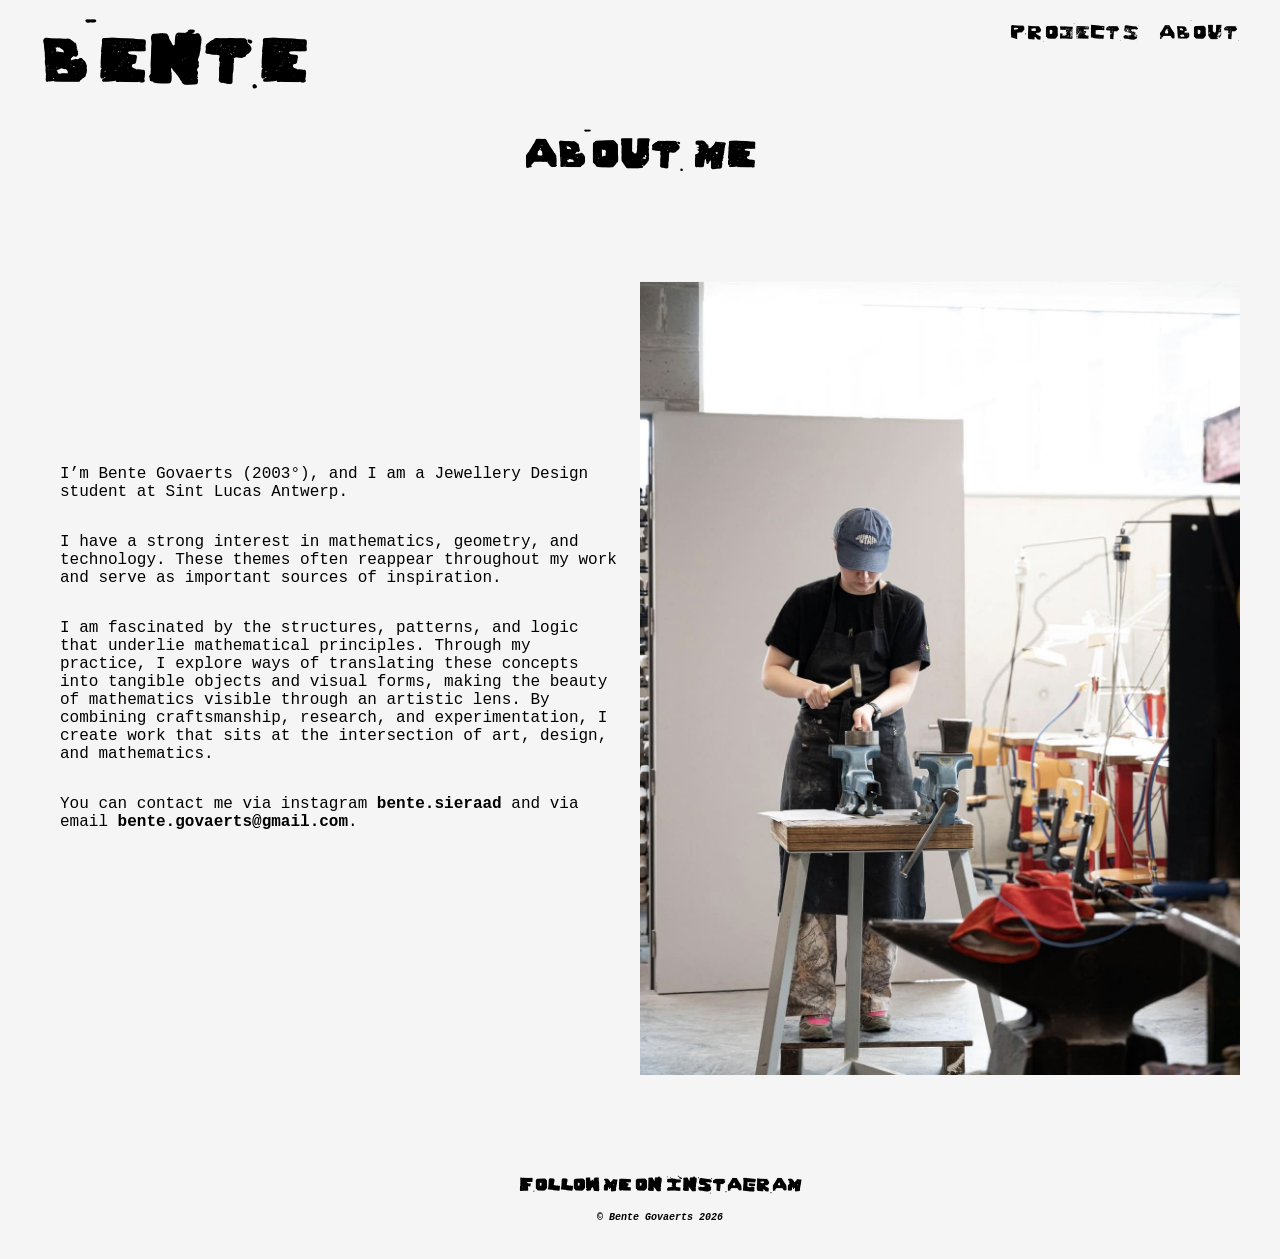
<file: about.html>
<!DOCTYPE html>
<html lang="nl">
<head>
  <meta charset="UTF-8">
  <meta name="viewport" content="width=device-width, initial-scale=1.0">
  <title>Portfolio - Projects</title>
  <link rel="stylesheet" href="css/style.css">
</head>
<body class="subpage">

  <!-- Navigatie rechtsboven -->
  <nav>
    <ul>
      <li><a href="projects.html">Projects</a></li>
      <li><a href="about.html">About</a></li>
    </ul>
  </nav>

  <!-- Logo linksboven -->
  <h1 class="logo"><a href="index.html">BENTE</a></h1>

  <!-- persoonelijke info -->
  <main>
    <h2>About me</h2>
    <div class="about-container">
     <div class="text">
      <p>I’m Bente Govaerts (2003°), and I am a Jewellery Design student at Sint Lucas Antwerp.</p>
      <p>I have a strong interest in mathematics, geometry, and technology. These themes often reappear throughout my work and serve as important sources of inspiration.</p>
      <p>I am fascinated by the structures, patterns, and logic that underlie mathematical principles. Through my practice, I explore ways of translating these concepts into tangible objects and visual forms, making the beauty of mathematics visible through an artistic lens. By combining craftsmanship, research, and experimentation, I create work that sits at the intersection of art, design, and mathematics. </p>
      <p>You can contact me via instagram <a href="https://www.instagram.com/bente.sieraad" target="_blank" rel="noopener noreferrer">bente.sieraad</a> and via email <a href="mailto:bente.govaerts@gmail.com" target="_blank" rel="noopener noreferrer">bente.govaerts@gmail.com</a>.</p>
     </div>

     <div class="image-item">
      <h4>&nbsp;</h4>
      <img src="media/BenteMakenPortret.jpg" class="gallery-img" 
           data-caption="Photografer: Fien Aerts"" 
           alt="Image Bente">
      </div>
    </div>



    <!-- Voeg meer projecten toe zoals nodig -->
  </main>

  <footer class="site-footer">
   <p><a href="https://www.instagram.com/bente.sieraad" target="_blank" rel="noopener noreferrer">Follow me on Instagram</a></p>
   <h5>© Bente Govaerts 2026</h5>
  </footer>

    <!-- LIGHTBOX (popup voor afbeeldingen) -->
<div id="lightbox" class="lightbox">

  <!-- Sluitknop (X) -->
  <span class="close">&times;</span>

  <!-- Container voor afbeelding + caption -->
  <div class="lightbox-inner">
    <!-- Grote afbeelding -->
    <img class="lightbox-content" id="lightbox-img">

    <!-- Tekst onder afbeelding -->
    <p id="lightbox-caption"></p>
  </div>

  <!-- Navigatie knoppen -->
  <div class="controls">
    <!-- Vorige afbeelding -->
    <span id="prev">&#10094;</span>

    <!-- Volgende afbeelding -->
    <span id="next">&#10095;</span>
  </div>
</div>

<script>
// Selecteert alle afbeeldingen met class "gallery-img"
const images = document.querySelectorAll(".gallery-img");

// Selecteert de lightbox container
const lightbox = document.getElementById("lightbox");

// Selecteert de grote afbeelding in de lightbox
const lightboxImg = document.getElementById("lightbox-img");

// Selecteert de caption (tekst onder afbeelding)
const caption = document.getElementById("lightbox-caption");

// Houdt bij welke afbeelding momenteel open is
let currentIndex = 0;


// =======================
// OPEN LIGHTBOX
// =======================

// Voor elke afbeelding:
images.forEach((img, index) => {
  img.addEventListener("click", () => {

    // Toon de lightbox
    lightbox.style.display = "flex";

    // Zet de juiste afbeelding in de lightbox
    lightboxImg.src = img.src;

    // Zet de caption (tekst uit data-caption attribuut)
    caption.textContent = img.dataset.caption;

    // Onthoud welke afbeelding dit is
    currentIndex = index;
  });
});


// =======================
// SLUIT LIGHTBOX
// =======================

// Klik op X om te sluiten
document.querySelector(".close").onclick = () => {
  lightbox.style.display = "none";
};


</script>


</body>
</html>
</file>
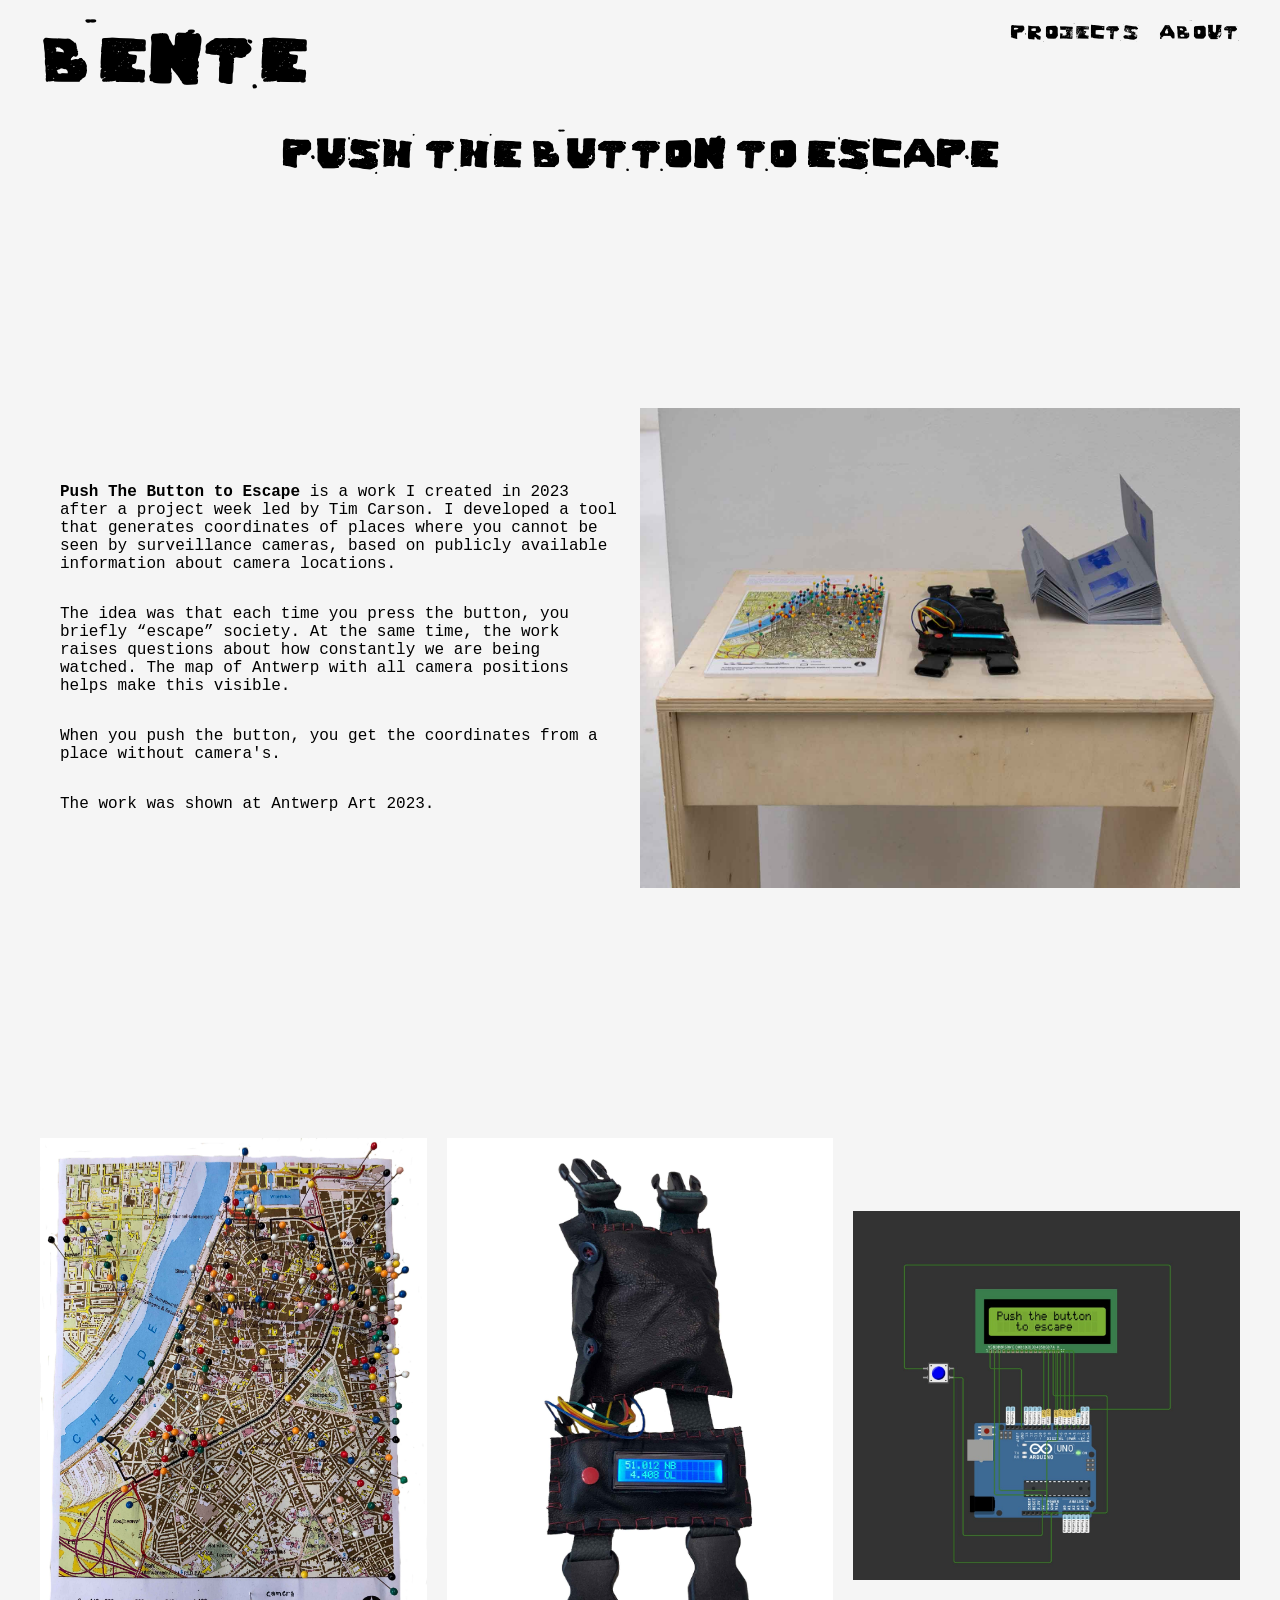
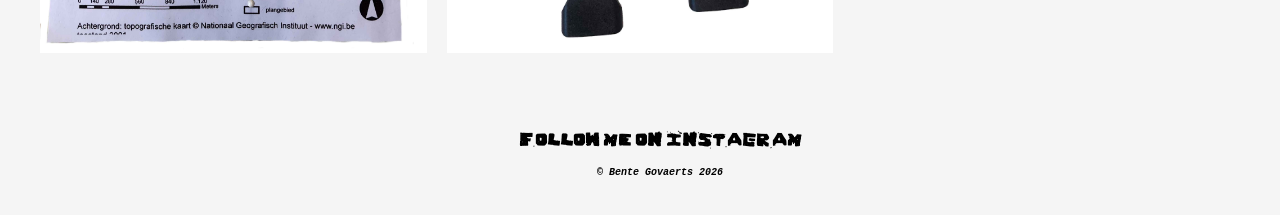
<file: Button.html>
<!DOCTYPE html>
<html lang="nl">
<head>
  <meta charset="UTF-8">
  <meta name="viewport" content="width=device-width, initial-scale=1.0">
  <title>Portfolio - Projects</title>
  <link rel="stylesheet" href="css/style.css">
</head>
<body class="subpage">

  <!-- Navigatie rechtsboven -->
  <nav>
    <ul>
      <li><a href="projects.html">Projects</a></li>
      <li><a href="about.html">About</a></li>
    </ul>
  </nav>

  <!-- Logo linksboven -->
  <h1 class="logo"><a href="index.html">BENTE</a></h1>
  <main>
    <h2>Push the button to escape</h2>

    <div class="about-container">
     <div class="text">
      <p><strong>Push The Button to Escape</strong> is a work I created in 2023 after a project week led by Tim Carson.
          I developed a tool that generates coordinates of places where you cannot be seen by surveillance cameras, based on publicly available information about camera locations.</p>
      <p>The idea was that each time you press the button, you briefly “escape” society. At the same time, the work raises questions about how constantly we are being watched. The map of Antwerp with all camera positions helps make this visible.</p>
      <p>When you push the button, you get the coordinates from a place without camera's.</p>
      <p>The work was shown at Antwerp Art 2023.</p>
     </div>


    <div class="image-item">
      <img src="media/button.jpg" class="gallery-img" 
           data-caption="Push The Button To Escape, 2023, Arduino, leather" 
           alt="Image Push the button to escape">
      </div>
    </div>

    <div class="image-row">
     <div class="image-item">
      <img src="media/button1.jpg" class="gallery-img" 
           data-caption="Map of Antwerp with camera's" 
           alt="Image button 1">
     </div>
     <div class="image-item">
      <img src="media/button2.jpg" class="gallery-img"
           data-caption="Device" 
           alt="Image button 2">
     </div>
     <div class="image-item">
      <img src="media/button3.jpg" class="gallery-img"
           data-caption="Arduino circuit" 
           alt="Image button 3">
     </div>
    </div>

  </main>

<footer class="site-footer">
  <!-- Link naar je Instagram -->
  <p>
    <a href="https://www.instagram.com/bente.sieraad" target="_blank" rel="noopener noreferrer">
      Follow me on Instagram
    </a>
  </p>

  <!-- Copyright tekst -->
  <h5>© Bente Govaerts 2026</h5>
</footer>

<!-- LIGHTBOX (popup voor afbeeldingen) -->
<div id="lightbox" class="lightbox">

  <!-- Sluitknop (X) -->
  <span class="close">&times;</span>

  <!-- Container voor afbeelding + caption -->
  <div class="lightbox-inner">
    <!-- Grote afbeelding -->
    <img class="lightbox-content" id="lightbox-img">

    <!-- Tekst onder afbeelding -->
    <p id="lightbox-caption"></p>
  </div>

  <!-- Navigatie knoppen -->
  <div class="controls">
    <!-- Vorige afbeelding -->
    <span id="prev">&#10094;</span>

    <!-- Volgende afbeelding -->
    <span id="next">&#10095;</span>
  </div>
</div>

<script>
// Selecteert alle afbeeldingen met class "gallery-img"
const images = document.querySelectorAll(".gallery-img");

// Selecteert de lightbox container
const lightbox = document.getElementById("lightbox");

// Selecteert de grote afbeelding in de lightbox
const lightboxImg = document.getElementById("lightbox-img");

// Selecteert de caption (tekst onder afbeelding)
const caption = document.getElementById("lightbox-caption");

// Houdt bij welke afbeelding momenteel open is
let currentIndex = 0;


// =======================
// OPEN LIGHTBOX
// =======================

// Voor elke afbeelding:
images.forEach((img, index) => {
  img.addEventListener("click", () => {

    // Toon de lightbox
    lightbox.style.display = "flex";

    // Zet de juiste afbeelding in de lightbox
    lightboxImg.src = img.src;

    // Zet de caption (tekst uit data-caption attribuut)
    caption.textContent = img.dataset.caption;

    // Onthoud welke afbeelding dit is
    currentIndex = index;
  });
});


// =======================
// SLUIT LIGHTBOX
// =======================

// Klik op X om te sluiten
document.querySelector(".close").onclick = () => {
  lightbox.style.display = "none";
};


// =======================
// VOLGENDE AFBEELDING
// =======================

document.getElementById("next").onclick = () => {

  // Ga naar volgende afbeelding (en terug naar begin als je op het einde zit)
  currentIndex = (currentIndex + 1) % images.length;

  // Update afbeelding
  lightboxImg.src = images[currentIndex].src;

  // Update caption
  caption.textContent = images[currentIndex].dataset.caption;
};


// =======================
// VORIGE AFBEELDING
// =======================

document.getElementById("prev").onclick = () => {

  // Ga naar vorige afbeelding (en spring naar einde als je op begin zit)
  currentIndex = (currentIndex - 1 + images.length) % images.length;

  // Update afbeelding
  lightboxImg.src = images[currentIndex].src;

  // Update caption
  caption.textContent = images[currentIndex].dataset.caption;
};

</script>

</body>

</html>
</file>
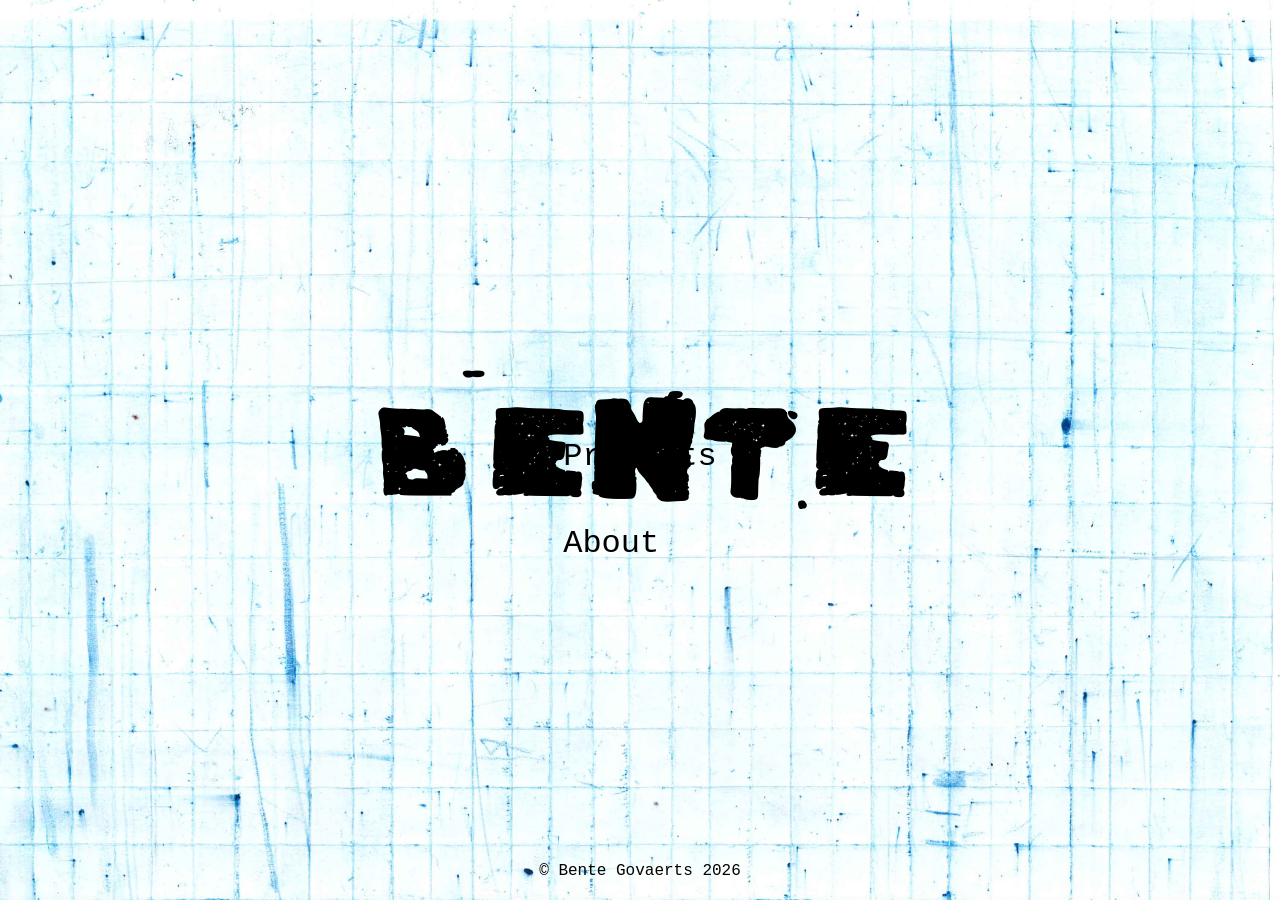
<file: Index2.html>
<!DOCTYPE html>
<html lang="nl">
<head>
  <meta charset="UTF-8">
  <meta name="viewport" content="width=device-width, initial-scale=1.0">
  <title>Bente Portfolio</title>
  <link rel="stylesheet" href="css/style.css">
</head>
<body class="home">

  <!-- Logo in het midden -->
  <h1 class="logo"><a href="index.html">BENTE</a></h1>

  <!-- Links naar subpagina's -->
  <div class="landing-links">
    <a href="projects.html">Projects</a>
    <a href="about.html">About</a>
  </div>

  <footer>
    © Bente Govaerts 2026
  </footer>

</body>
</html>
</file>
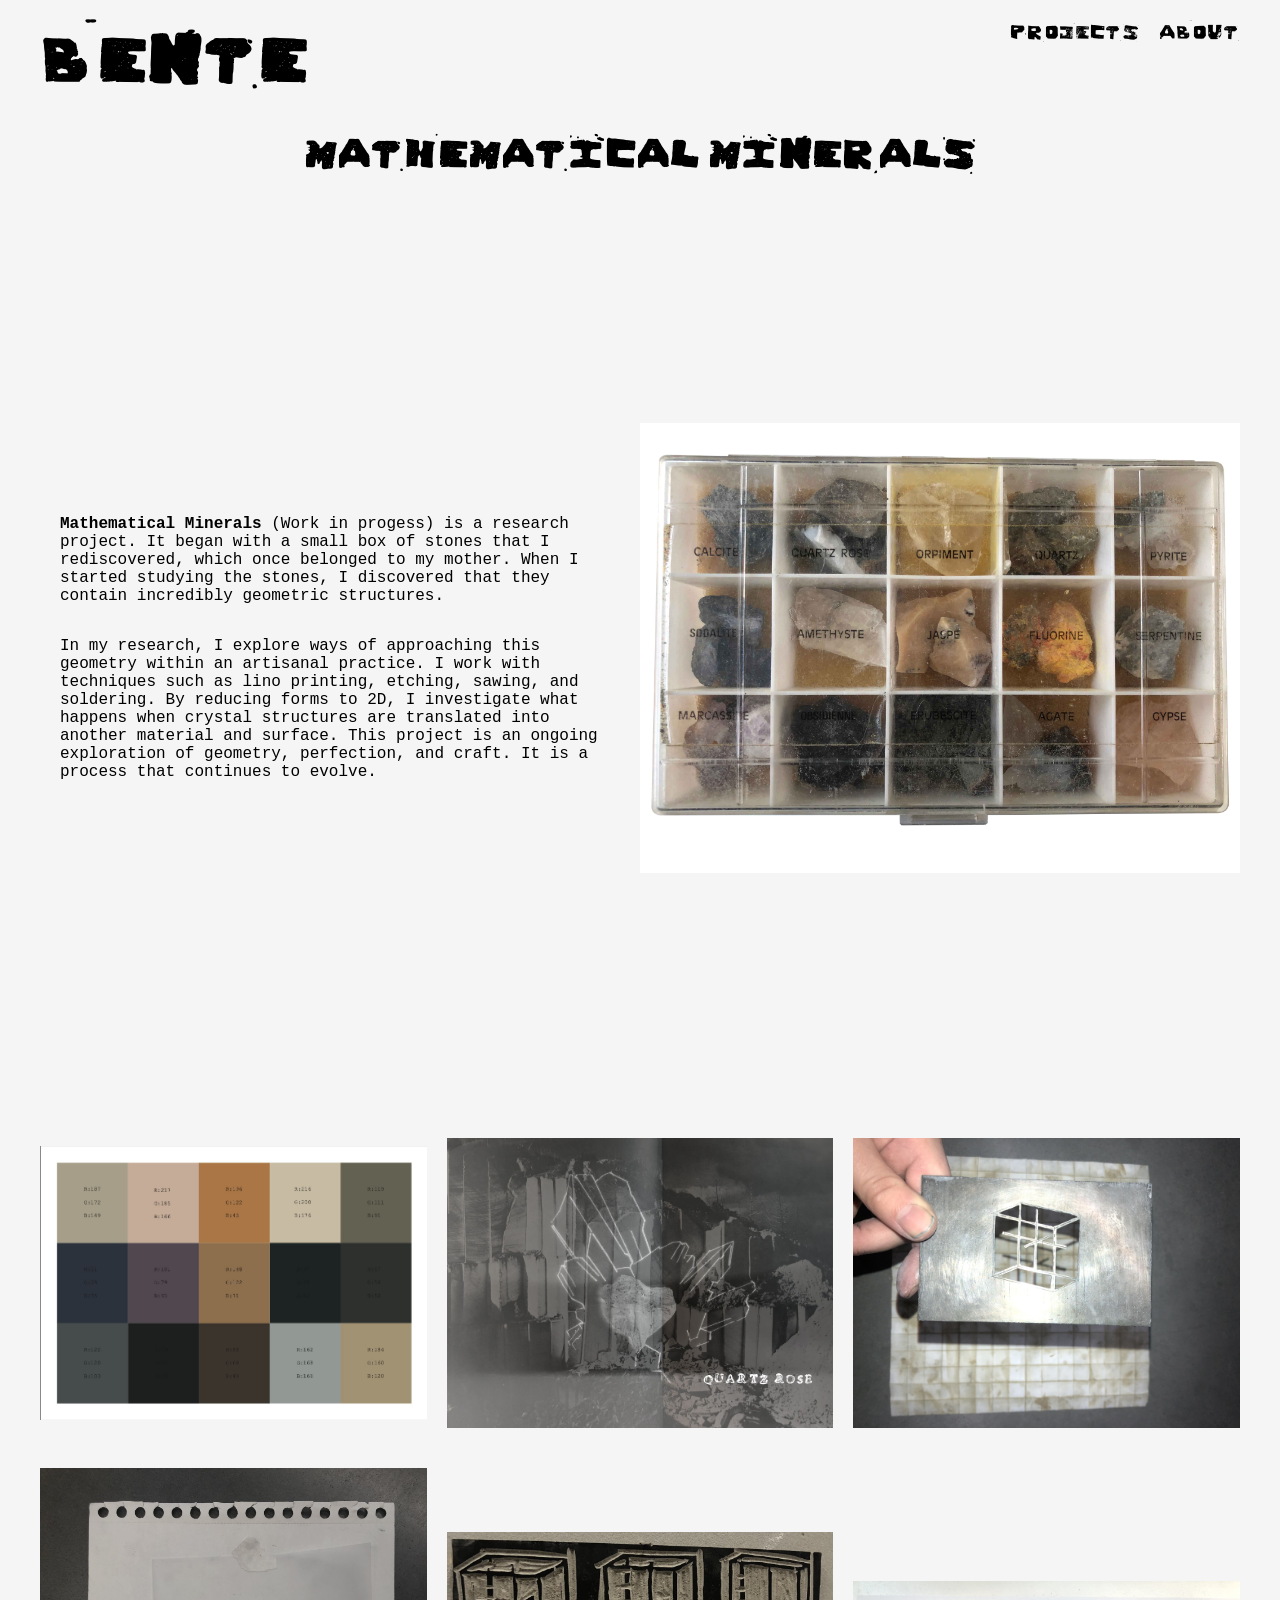
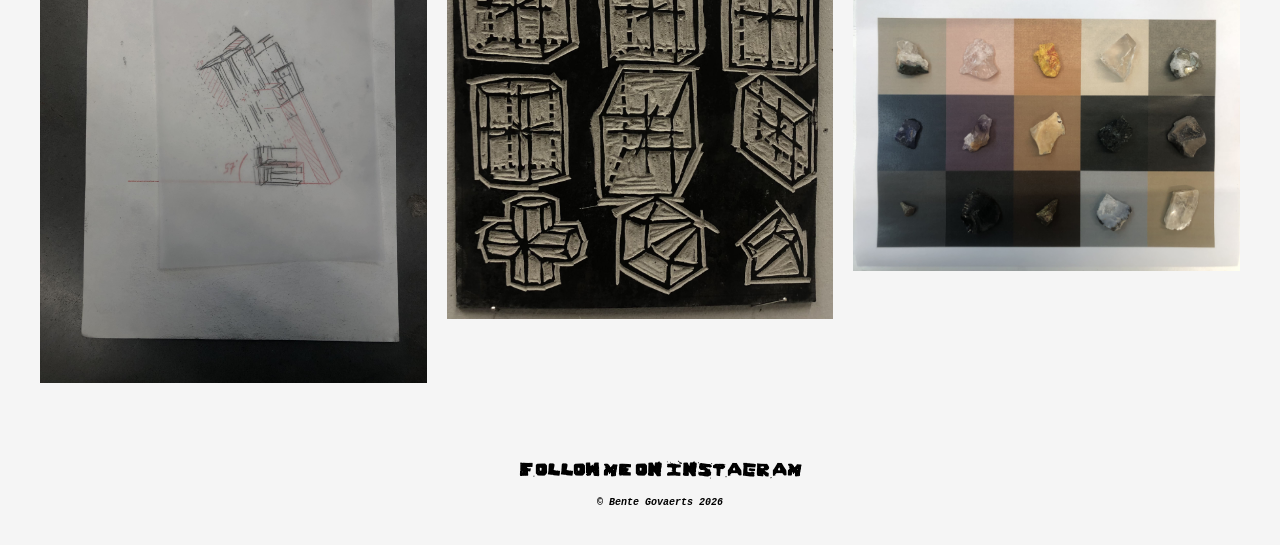
<file: Minerals.html>
<!DOCTYPE html>
<html lang="nl">
<head>
  <meta charset="UTF-8">
  <meta name="viewport" content="width=device-width, initial-scale=1.0">
  <title>Portfolio - Projects</title>
  <link rel="stylesheet" href="css/style.css">
</head>
<body class="subpage">

  <!-- Navigatie rechtsboven -->
  <nav>
    <ul>
      <li><a href="projects.html">Projects</a></li>
      <li><a href="about.html">About</a></li>
    </ul>
  </nav>

  <!-- Logo linksboven -->
  <h1 class="logo"><a href="index.html">BENTE</a></h1>
  <main>
    <h2>Mathematical Minerals</h2>
    <div class="about-container">
     <div class="text">
      <p><strong>Mathematical Minerals</strong> (Work in progess) is a research project. It began with a small box of stones that I rediscovered, which once belonged to my mother. When I started studying the stones, I discovered that they contain incredibly geometric structures.</p>
      <p>In my research, I explore ways of approaching this geometry within an artisanal practice. I work with techniques such as lino printing, etching, sawing, and soldering. By reducing forms to 2D, I investigate what happens when crystal structures are translated into another material and surface. This project is an ongoing exploration of geometry, perfection, and craft. It is a process that continues to evolve.</p>
     </div>

     <div class="image-item">
      <img src="media/minerals.jpg" class="gallery-img" 
           data-caption="The box of minerals that was from my mom" 
           alt="Image Minerals 1">
      </div>
    </div>

    <div class="image-row">
     <div class="image-item">
      <img src="media/Minerals1.jpg" class="gallery-img" 
           data-caption="Colors of minerals" 
           alt="Image Minerals 1">
     </div>
     <div class="image-item">
      <img src="media/Minerals2.jpg" class="gallery-img"
           data-caption="Collage" 
           alt="Image Minerals 2">
     </div>
     <div class="image-item">
      <img src="media/Minerals3.jpg" class="gallery-img"
           data-caption="Trigonal, zinc" 
           alt="Image Minerals 3">
     </div>
    </div>
    <div class="image-row">
     <div class="image-item">
      <img src="media/Minerals4.jpg" class="gallery-img" 
           data-caption="Mathematical drawings" 
           alt="Image Minerals 1">
     </div>
     <div class="image-item">
      <img src="media/Minerals5.jpg" class="gallery-img"
           data-caption="Lino" 
           alt="Image Minerals 2">
     </div>
     <div class="image-item">
      <img src="media/Minerals6.jpg" class="gallery-img"
           data-caption="Colors of the minerals" 
           alt="Image Minerals 3">
     </div>
    </div>



  </main>
  <footer class="site-footer">
   <p><a href="https://www.instagram.com/bente.sieraad" target="_blank" rel="noopener noreferrer">Follow me on Instagram</a></p>
   <h5>© Bente Govaerts 2026</h5>
  </footer>
  
  <!-- LIGHTBOX (popup voor afbeeldingen) -->
<div id="lightbox" class="lightbox">

  <!-- Sluitknop (X) -->
  <span class="close">&times;</span>

  <!-- Container voor afbeelding + caption -->
  <div class="lightbox-inner">
    <!-- Grote afbeelding -->
    <img class="lightbox-content" id="lightbox-img">

    <!-- Tekst onder afbeelding -->
    <p id="lightbox-caption"></p>
  </div>

  <!-- Navigatie knoppen -->
  <div class="controls">
    <!-- Vorige afbeelding -->
    <span id="prev">&#10094;</span>

    <!-- Volgende afbeelding -->
    <span id="next">&#10095;</span>
  </div>
</div>

<script>
// Selecteert alle afbeeldingen met class "gallery-img"
const images = document.querySelectorAll(".gallery-img");

// Selecteert de lightbox container
const lightbox = document.getElementById("lightbox");

// Selecteert de grote afbeelding in de lightbox
const lightboxImg = document.getElementById("lightbox-img");

// Selecteert de caption (tekst onder afbeelding)
const caption = document.getElementById("lightbox-caption");

// Houdt bij welke afbeelding momenteel open is
let currentIndex = 0;


// =======================
// OPEN LIGHTBOX
// =======================

// Voor elke afbeelding:
images.forEach((img, index) => {
  img.addEventListener("click", () => {

    // Toon de lightbox
    lightbox.style.display = "flex";

    // Zet de juiste afbeelding in de lightbox
    lightboxImg.src = img.src;

    // Zet de caption (tekst uit data-caption attribuut)
    caption.textContent = img.dataset.caption;

    // Onthoud welke afbeelding dit is
    currentIndex = index;
  });
});


// =======================
// SLUIT LIGHTBOX
// =======================

// Klik op X om te sluiten
document.querySelector(".close").onclick = () => {
  lightbox.style.display = "none";
};


// =======================
// VOLGENDE AFBEELDING
// =======================

document.getElementById("next").onclick = () => {

  // Ga naar volgende afbeelding (en terug naar begin als je op het einde zit)
  currentIndex = (currentIndex + 1) % images.length;

  // Update afbeelding
  lightboxImg.src = images[currentIndex].src;

  // Update caption
  caption.textContent = images[currentIndex].dataset.caption;
};


// =======================
// VORIGE AFBEELDING
// =======================

document.getElementById("prev").onclick = () => {

  // Ga naar vorige afbeelding (en spring naar einde als je op begin zit)
  currentIndex = (currentIndex - 1 + images.length) % images.length;

  // Update afbeelding
  lightboxImg.src = images[currentIndex].src;

  // Update caption
  caption.textContent = images[currentIndex].dataset.caption;
};

</script>


</body>
</html>
</file>
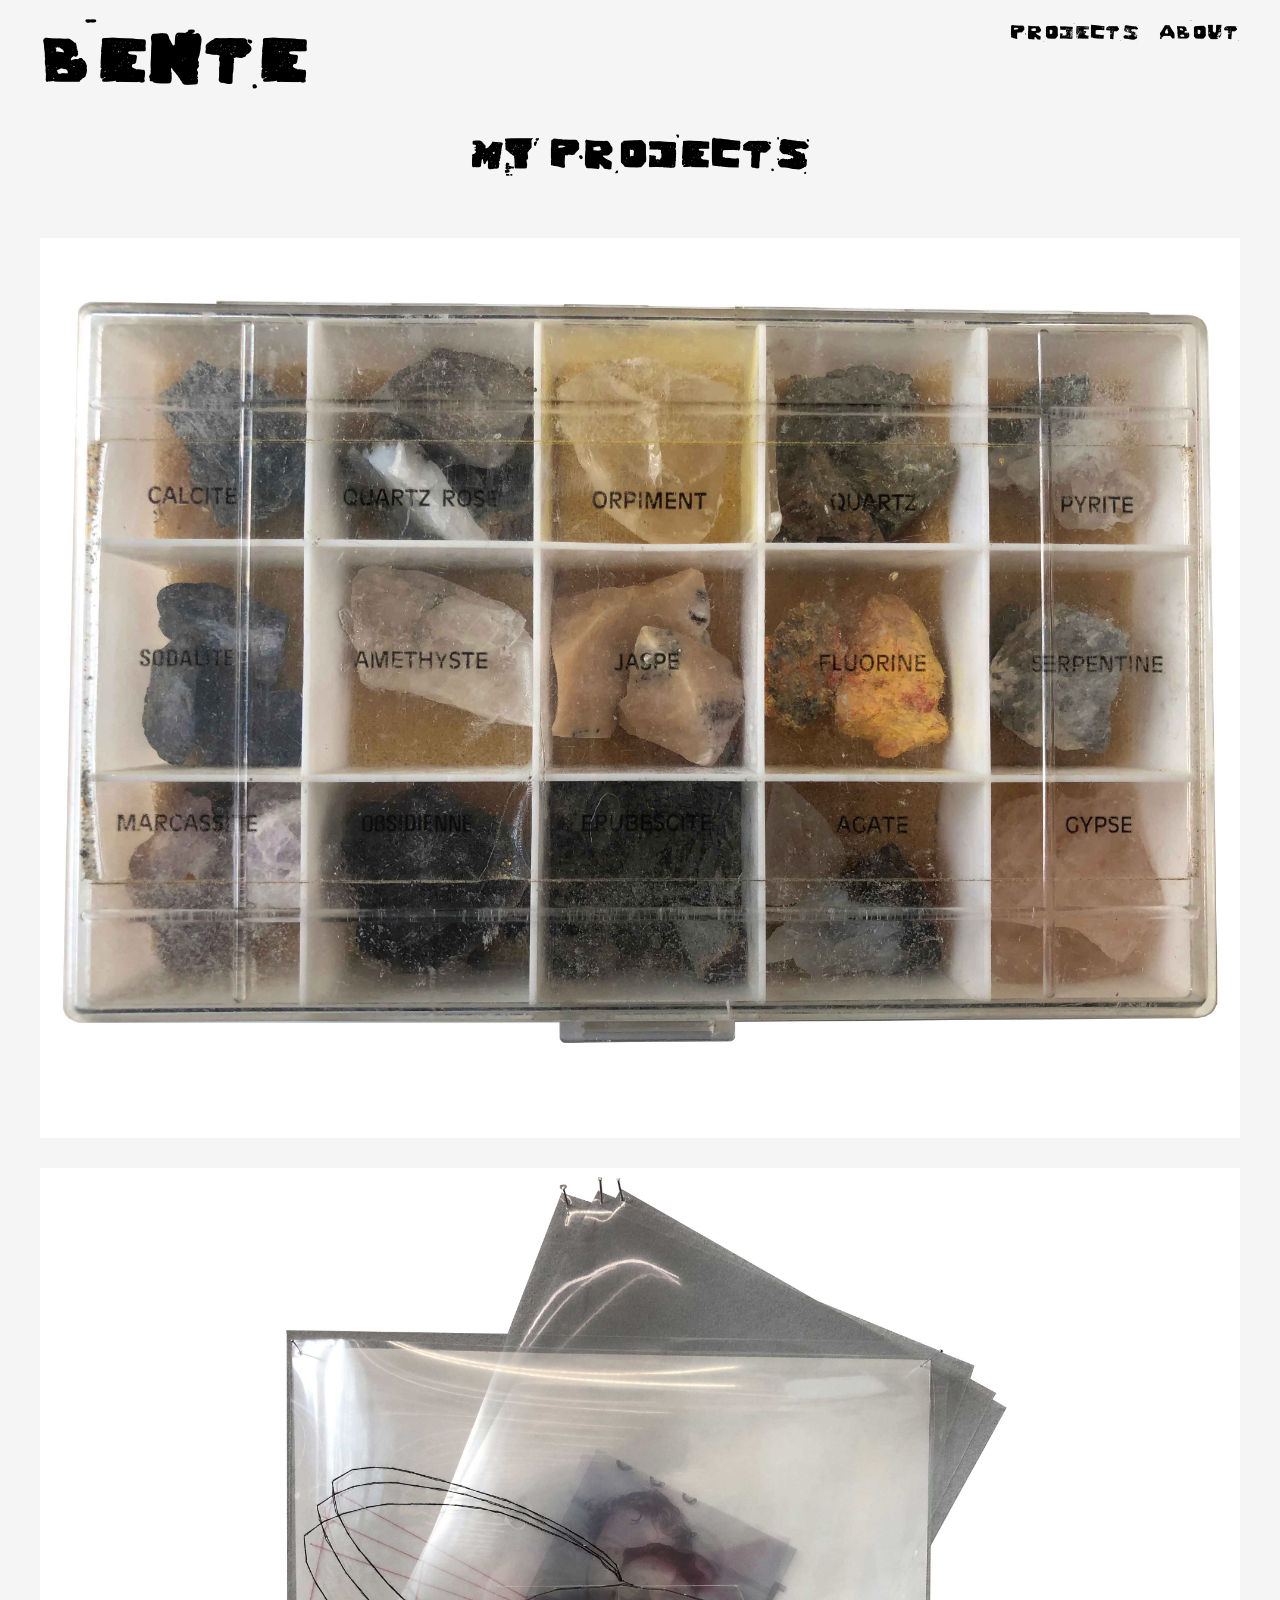
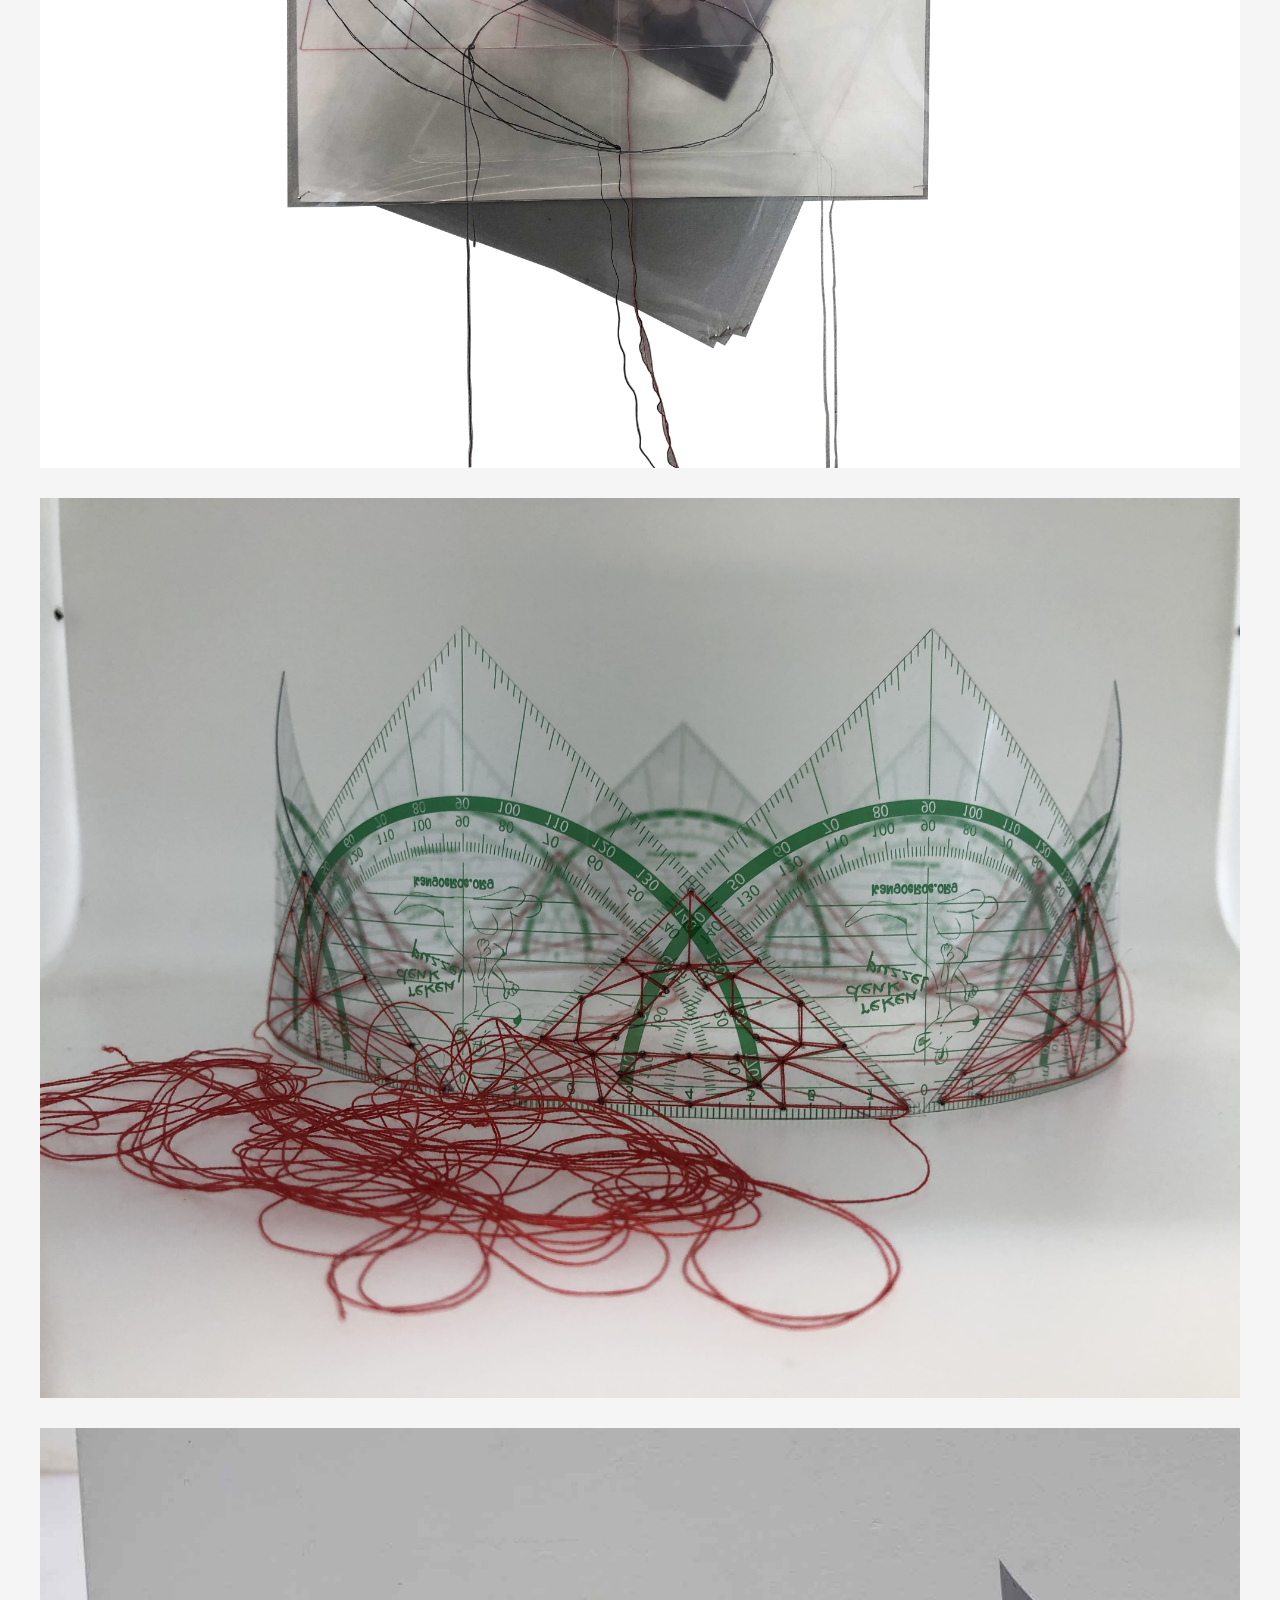
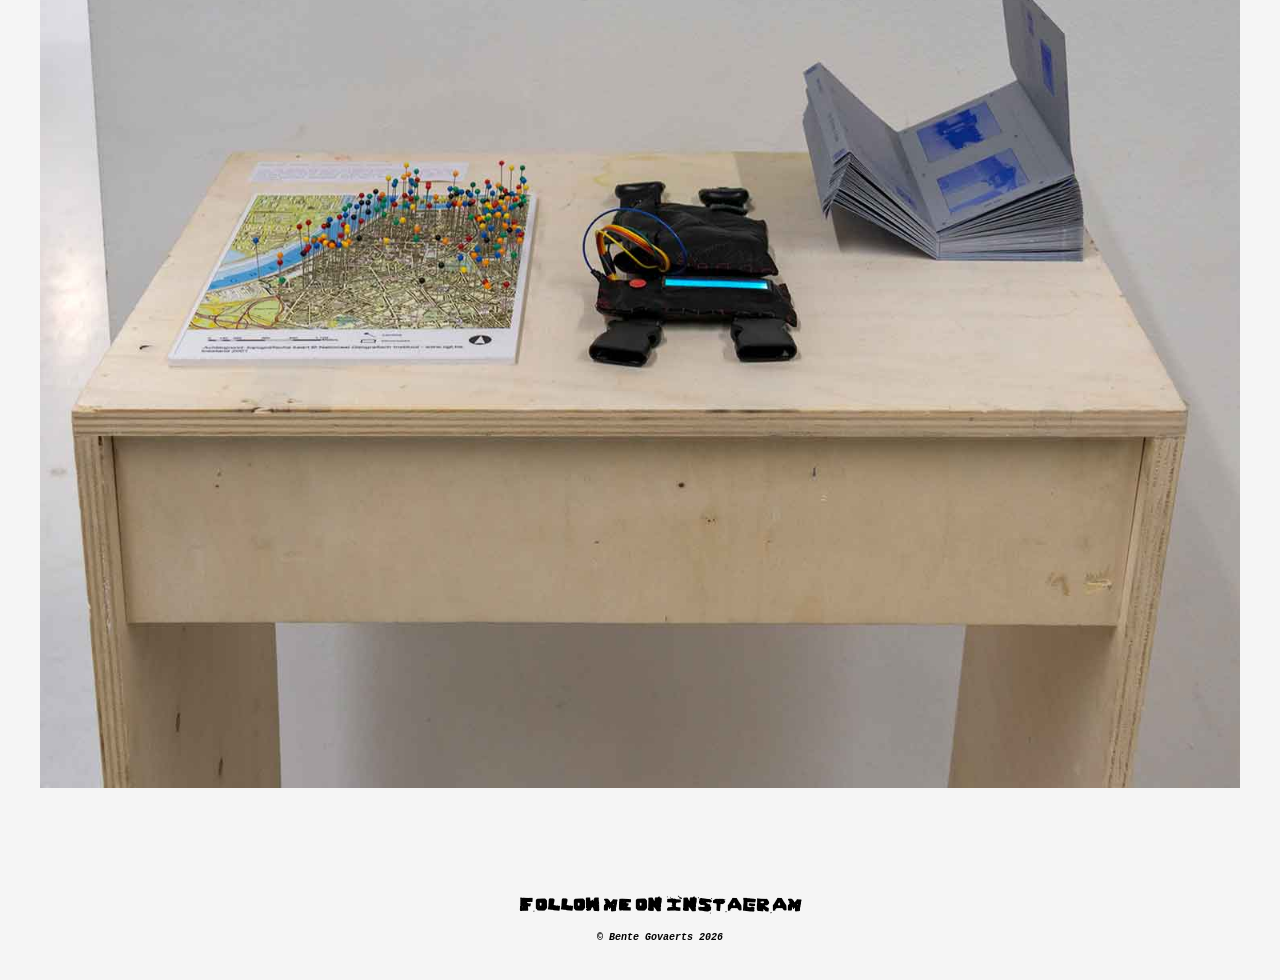
<file: projects.html>
<!DOCTYPE html>
<html lang="nl">
<head>
  <meta charset="UTF-8">
  <meta name="viewport" content="width=device-width, initial-scale=1.0">
  <title>Portfolio - Projects</title>
  <link rel="stylesheet" href="css/style.css">
</head>
<body class="subpage">

  <!-- Navigatie rechtsboven -->
  <nav>
    <ul>
      <li><a href="projects.html">Projects</a></li>
      <li><a href="about.html">About</a></li>
    </ul>
  </nav>

  <!-- Logo linksboven -->
  <h1 class="logo"><a href="index.html">BENTE</a></h1>

  <!-- Content van projecten -->
  <main>
    <h2>My Projects</h2>

   
    <h4>&nbsp;</h4>
    <div class="project-item">
      <a href="Minerals.html" class="project-link">
        <img src="media/minerals.jpg" alt="Project tirara">
        <h3>Mathematical Minerals</h3>
      </a>
    </div>

    <div class="project-item">
     <a href="Selfportrait.html" class="project-link">
       <img src="media/selfportrait.jpg" alt="Project selfportrait afbeelding">
       <h3>Self-portrait</h3>
     </a>
    </div>

    <div class="project-item">
     <a href="Tiara.html" class="project-link">
       <img src="media/tiara.jpg" alt="Project tiara afbeelding">
       <h3>Tiara for a mathematician</h3>
     </a>
    </div>

    <div class="project-item">
     <a href="Button.html" class="project-link">
       <img src="media/button.jpg" alt="Project button afbeelding">
       <h3>Push the button to escape</h3>
     </a>
    </div>


    
    <!-- Voeg meer projecten toe zoals nodig -->
  </main>

<footer class="site-footer">
  <p><a href="https://www.instagram.com/bente.sieraad" target="_blank" rel="noopener noreferrer">Follow me on Instagram</a></p>
  <h5>© Bente Govaerts 2026</h5>
</footer>

</body>
</html>
</file>
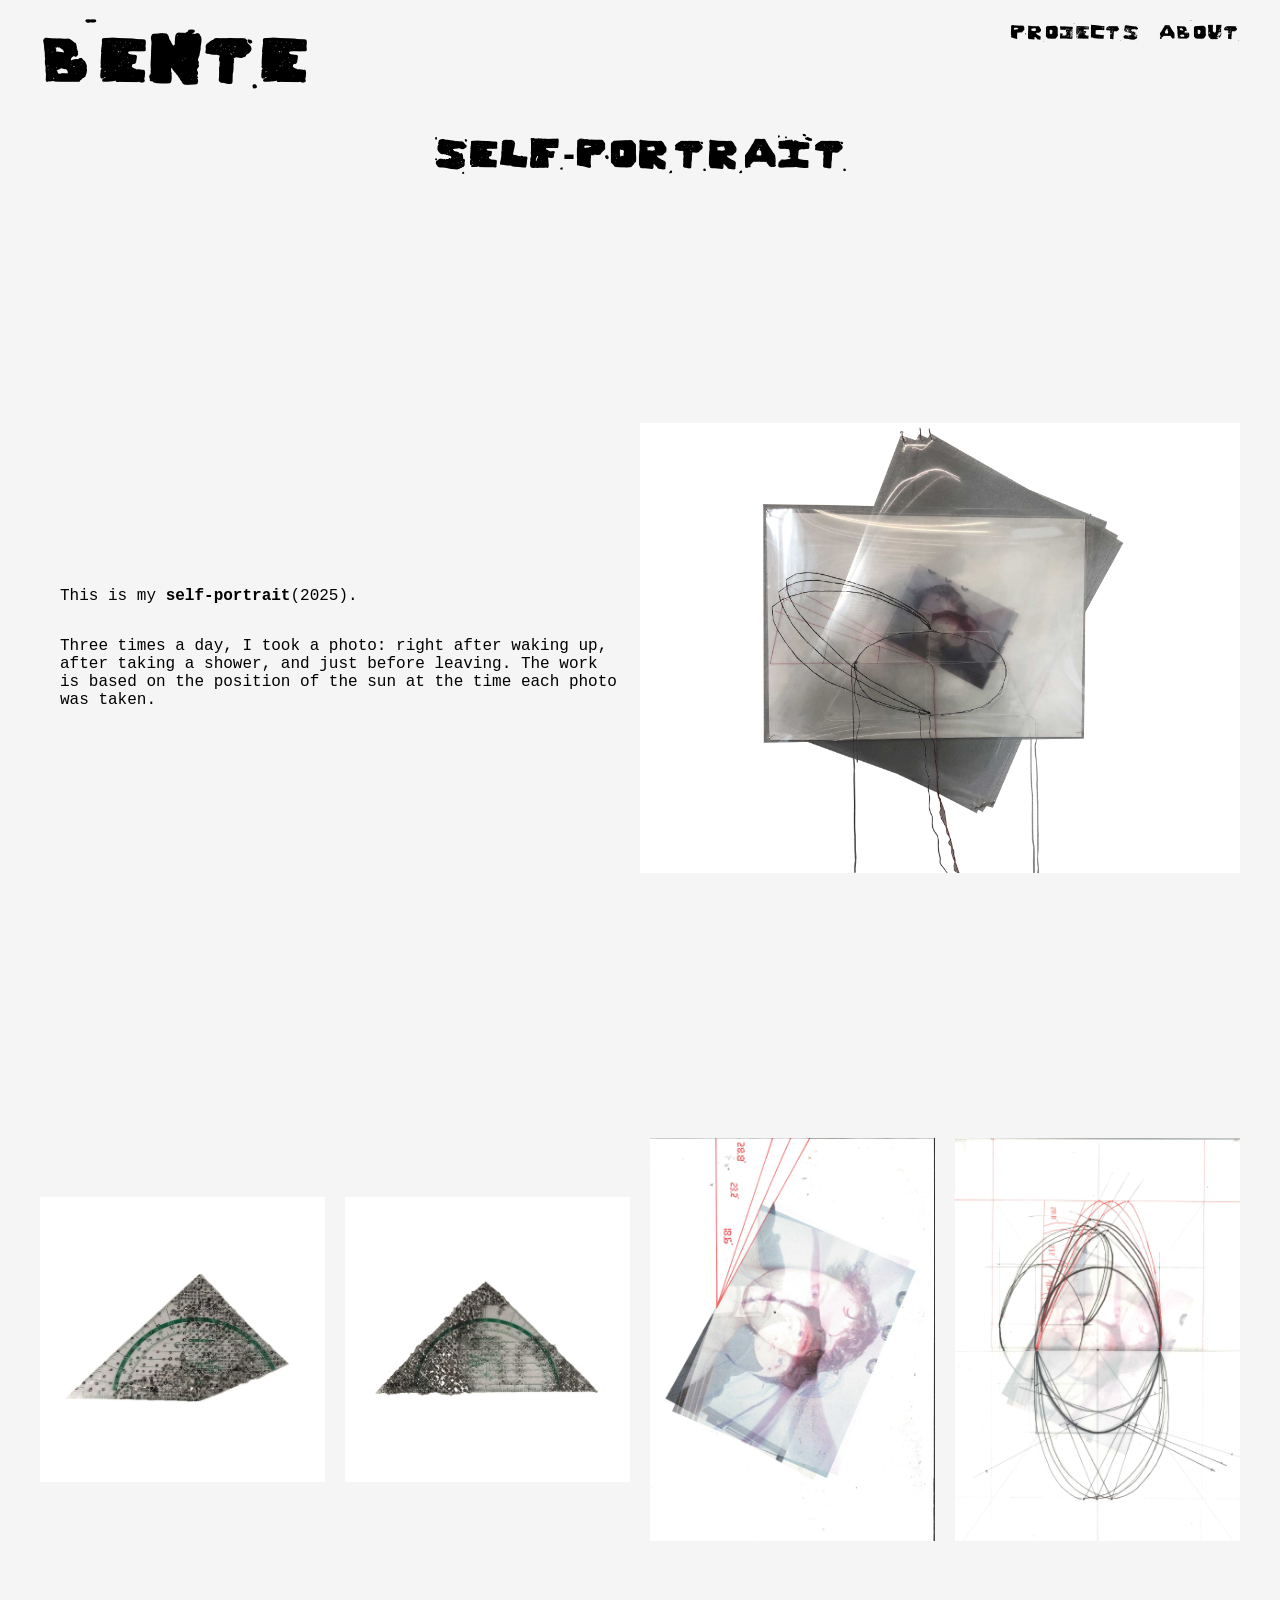
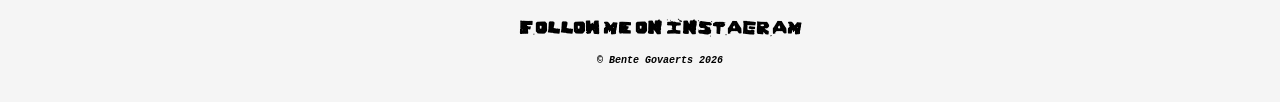
<file: Selfportrait.html>
<!DOCTYPE html>
<html lang="nl">
<head>
  <meta charset="UTF-8">
  <meta name="viewport" content="width=device-width, initial-scale=1.0">
  <title>Portfolio - Projects</title>
  <link rel="stylesheet" href="css/style.css">
</head>
<body class="subpage">

  <!-- Navigatie rechtsboven -->
  <nav>
    <ul>
      <li><a href="projects.html">Projects</a></li>
      <li><a href="about.html">About</a></li>
    </ul>
  </nav>

  <!-- Logo linksboven -->
  <h1 class="logo"><a href="index.html">BENTE</a></h1>
  <main>
    <h2>Self-portrait</h2>
    <div class="about-container">
     <div class="text">
      <p>This is my <strong>self-portrait</strong>(2025).</p>
      <p>Three times a day, I took a photo: right after waking up, after taking a shower, and just before leaving. The work is based on the position of the sun at the time each photo was taken.</p>
     </div>



     <div class="image-item">
      <img src="media/selfportrait.jpg" class="gallery-img" 
           data-caption="Selfportrait, 2025, paper, plastic, thread" 
           alt="Image Selfportrait">
      </div>
    </div>

    <div class="image-row">
      <div class="image-item">
      <img src="media/proces-selfportrait.jpg" class="gallery-img"
           data-caption="process" 
           alt="Image process Selfportrait">
     </div>
     <div class="image-item">
      <img src="media/process selfportrait1.jpg" class="gallery-img" 
           data-caption="process" 
           alt="Image process Selfportrait">
     </div>
     <div class="image-item">
      <img src="media/proces-selfportrait2.jpg" class="gallery-img"
           data-caption="page in my Logbook" 
           alt="Image process Selfportrait">
     </div>
     <div class="image-item">
      <img src="media/Proces-Selfportrait3.jpg" class="gallery-img"
           data-caption="page in my Logbook" 
           alt="Image process Selfportrait">
     </div>
    </div>


  </main>

<footer class="site-footer">
  <!-- Link naar je Instagram -->
  <p>
    <a href="https://www.instagram.com/bente.sieraad" target="_blank" rel="noopener noreferrer">
      Follow me on Instagram
    </a>
  </p>

  <!-- Copyright tekst -->
  <h5>© Bente Govaerts 2026</h5>
</footer>

<!-- LIGHTBOX (popup voor afbeeldingen) -->
<div id="lightbox" class="lightbox">

  <!-- Sluitknop (X) -->
  <span class="close">&times;</span>

  <!-- Container voor afbeelding + caption -->
  <div class="lightbox-inner">
    <!-- Grote afbeelding -->
    <img class="lightbox-content" id="lightbox-img">

    <!-- Tekst onder afbeelding -->
    <p id="lightbox-caption"></p>
  </div>

  <!-- Navigatie knoppen -->
  <div class="controls">
    <!-- Vorige afbeelding -->
    <span id="prev">&#10094;</span>

    <!-- Volgende afbeelding -->
    <span id="next">&#10095;</span>
  </div>
</div>

<script>
// Selecteert alle afbeeldingen met class "gallery-img"
const images = document.querySelectorAll(".gallery-img");

// Selecteert de lightbox container
const lightbox = document.getElementById("lightbox");

// Selecteert de grote afbeelding in de lightbox
const lightboxImg = document.getElementById("lightbox-img");

// Selecteert de caption (tekst onder afbeelding)
const caption = document.getElementById("lightbox-caption");

// Houdt bij welke afbeelding momenteel open is
let currentIndex = 0;


// =======================
// OPEN LIGHTBOX
// =======================

// Voor elke afbeelding:
images.forEach((img, index) => {
  img.addEventListener("click", () => {

    // Toon de lightbox
    lightbox.style.display = "flex";

    // Zet de juiste afbeelding in de lightbox
    lightboxImg.src = img.src;

    // Zet de caption (tekst uit data-caption attribuut)
    caption.textContent = img.dataset.caption;

    // Onthoud welke afbeelding dit is
    currentIndex = index;
  });
});


// =======================
// SLUIT LIGHTBOX
// =======================

// Klik op X om te sluiten
document.querySelector(".close").onclick = () => {
  lightbox.style.display = "none";
};


// =======================
// VOLGENDE AFBEELDING
// =======================

document.getElementById("next").onclick = () => {

  // Ga naar volgende afbeelding (en terug naar begin als je op het einde zit)
  currentIndex = (currentIndex + 1) % images.length;

  // Update afbeelding
  lightboxImg.src = images[currentIndex].src;

  // Update caption
  caption.textContent = images[currentIndex].dataset.caption;
};


// =======================
// VORIGE AFBEELDING
// =======================

document.getElementById("prev").onclick = () => {

  // Ga naar vorige afbeelding (en spring naar einde als je op begin zit)
  currentIndex = (currentIndex - 1 + images.length) % images.length;

  // Update afbeelding
  lightboxImg.src = images[currentIndex].src;

  // Update caption
  caption.textContent = images[currentIndex].dataset.caption;
};

</script>

</body>

</html>
</file>
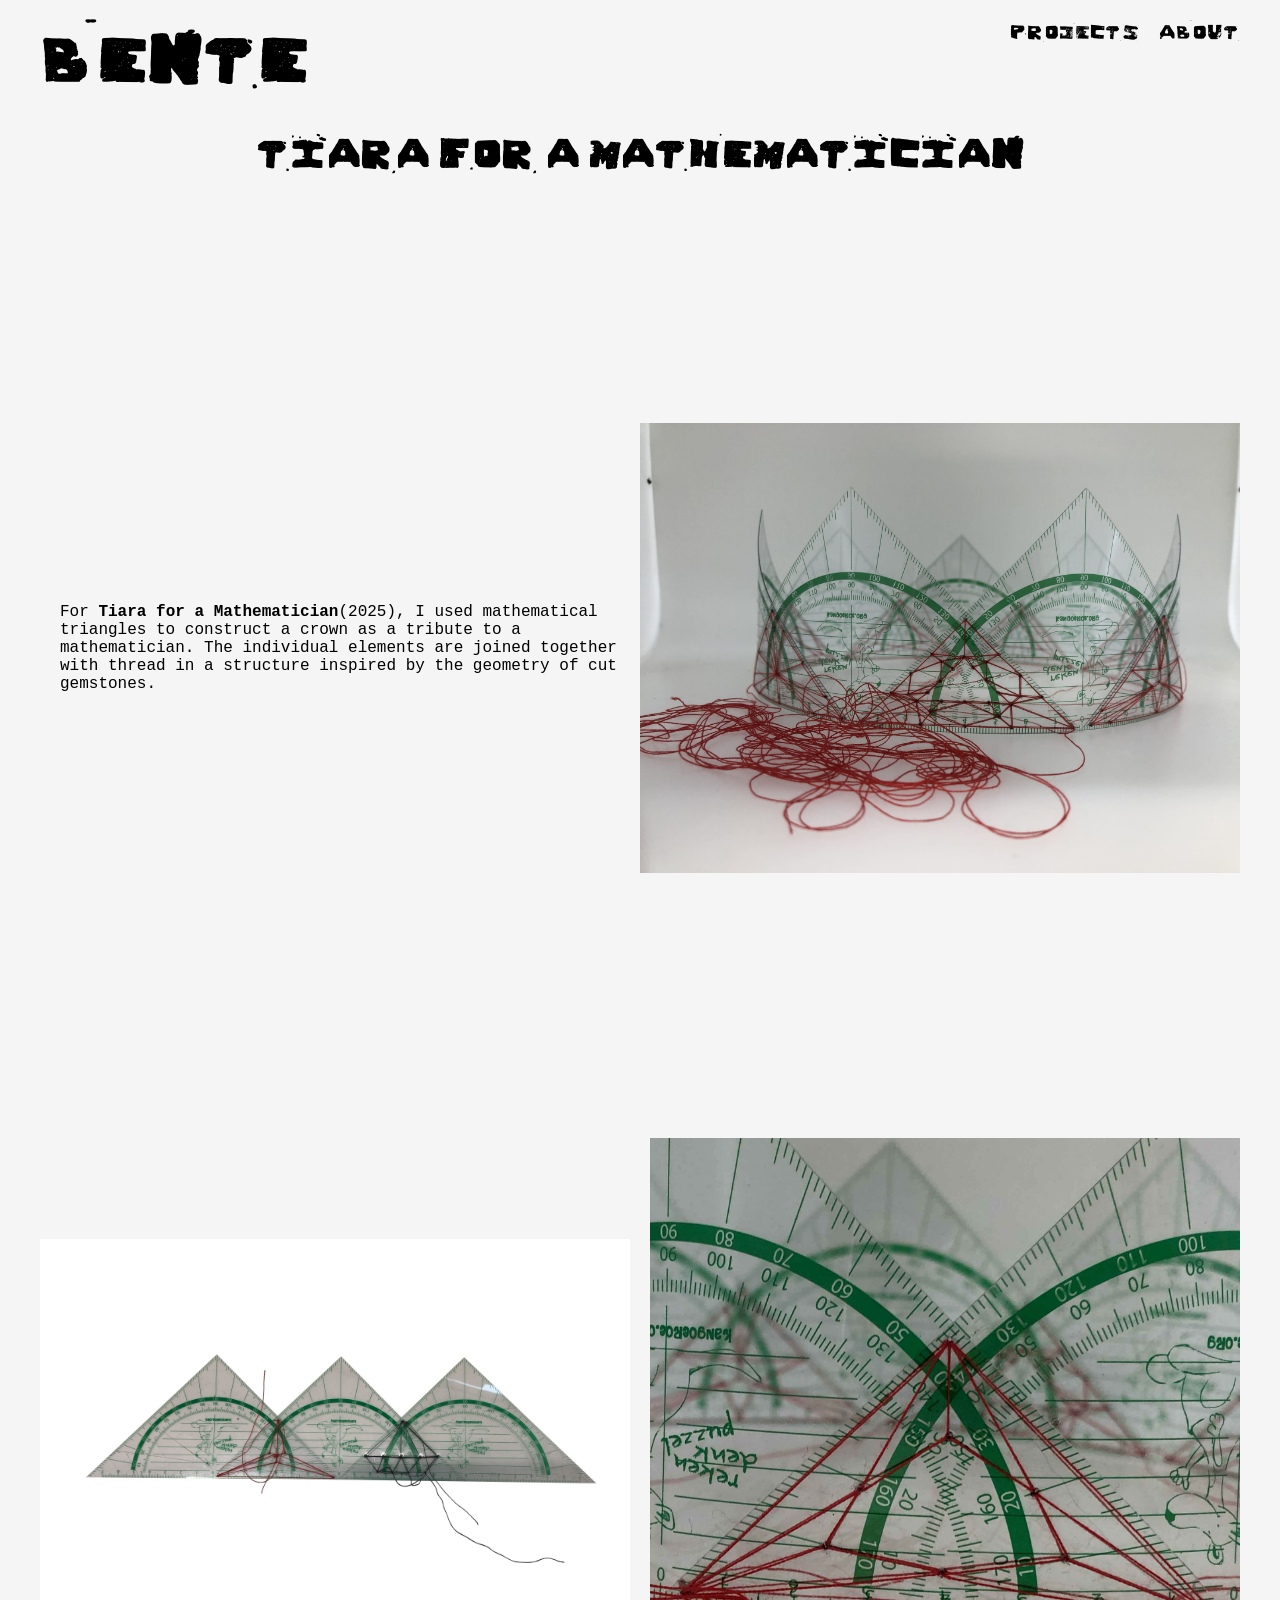
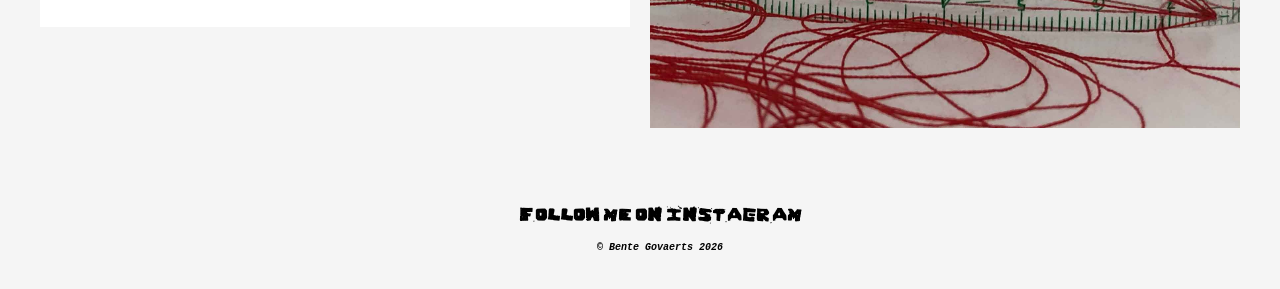
<file: Tiara.html>
<!DOCTYPE html>
<html lang="nl">
<head>
  <meta charset="UTF-8">
  <meta name="viewport" content="width=device-width, initial-scale=1.0">
  <title>Portfolio - Projects</title>
  <link rel="stylesheet" href="css/style.css">
</head>
<body class="subpage">

  <!-- Navigatie rechtsboven -->
  <nav>
    <ul>
      <li><a href="projects.html">Projects</a></li>
      <li><a href="about.html">About</a></li>
    </ul>
  </nav>

  <!-- Logo linksboven -->
  <h1 class="logo"><a href="index.html">BENTE</a></h1>
  <main>
    <h2>Tiara for a Mathematician</h2>
    <div class="about-container">
     <div class="text">
      <p>For<strong> Tiara for a Mathematician</strong>(2025), I used mathematical triangles to construct a crown as a tribute to a mathematician. The individual elements are joined together with thread in a structure inspired by the geometry of cut gemstones.</p>
     </div>


     <div class="image-item">
      <img src="media/tiara.jpg" class="gallery-img" 
           data-caption="Tiara for a mathematician, 2025, Mathematical triangles, red thread" 
           alt="Image Tiara">
      </div>
    </div>

    <div class="image-row">
     <div class="image-item">
      <img src="media/driehoekenproces.jpg" class="gallery-img" 
           data-caption="process" 
           alt="Image process Tiara">
     </div>
     <div class="image-item">
      <img src="media/detailTiara.jpg" class="gallery-img"
           data-caption="Detail" 
           alt="Image Detail Tiara">
     </div>
    </div>



  </main>
  <footer class="site-footer">
   <p><a href="https://www.instagram.com/bente.sieraad" target="_blank" rel="noopener noreferrer">Follow me on Instagram</a></p>
   <h5>© Bente Govaerts 2026</h5>
  </footer>
  
  <!-- LIGHTBOX (popup voor afbeeldingen) -->
<div id="lightbox" class="lightbox">

  <!-- Sluitknop (X) -->
  <span class="close">&times;</span>

  <!-- Container voor afbeelding + caption -->
  <div class="lightbox-inner">
    <!-- Grote afbeelding -->
    <img class="lightbox-content" id="lightbox-img">

    <!-- Tekst onder afbeelding -->
    <p id="lightbox-caption"></p>
  </div>

  <!-- Navigatie knoppen -->
  <div class="controls">
    <!-- Vorige afbeelding -->
    <span id="prev">&#10094;</span>

    <!-- Volgende afbeelding -->
    <span id="next">&#10095;</span>
  </div>
</div>

<script>
// Selecteert alle afbeeldingen met class "gallery-img"
const images = document.querySelectorAll(".gallery-img");

// Selecteert de lightbox container
const lightbox = document.getElementById("lightbox");

// Selecteert de grote afbeelding in de lightbox
const lightboxImg = document.getElementById("lightbox-img");

// Selecteert de caption (tekst onder afbeelding)
const caption = document.getElementById("lightbox-caption");

// Houdt bij welke afbeelding momenteel open is
let currentIndex = 0;


// =======================
// OPEN LIGHTBOX
// =======================

// Voor elke afbeelding:
images.forEach((img, index) => {
  img.addEventListener("click", () => {

    // Toon de lightbox
    lightbox.style.display = "flex";

    // Zet de juiste afbeelding in de lightbox
    lightboxImg.src = img.src;

    // Zet de caption (tekst uit data-caption attribuut)
    caption.textContent = img.dataset.caption;

    // Onthoud welke afbeelding dit is
    currentIndex = index;
  });
});


// =======================
// SLUIT LIGHTBOX
// =======================

// Klik op X om te sluiten
document.querySelector(".close").onclick = () => {
  lightbox.style.display = "none";
};


// =======================
// VOLGENDE AFBEELDING
// =======================

document.getElementById("next").onclick = () => {

  // Ga naar volgende afbeelding (en terug naar begin als je op het einde zit)
  currentIndex = (currentIndex + 1) % images.length;

  // Update afbeelding
  lightboxImg.src = images[currentIndex].src;

  // Update caption
  caption.textContent = images[currentIndex].dataset.caption;
};


// =======================
// VORIGE AFBEELDING
// =======================

document.getElementById("prev").onclick = () => {

  // Ga naar vorige afbeelding (en spring naar einde als je op begin zit)
  currentIndex = (currentIndex - 1 + images.length) % images.length;

  // Update afbeelding
  lightboxImg.src = images[currentIndex].src;

  // Update caption
  caption.textContent = images[currentIndex].dataset.caption;
};

</script>


</body>
</html>
</file>
<file: css/style.css>
/* ==========================
   1. Eigen logo-font
========================== */
@font-face {
  font-family: 'MijnLogoFont';
  src: url('../fonts/FontLino-Regular.ttf') format('truetype');
  font-weight: normal;
  font-style: normal;
}

/* ==========================
   2. Body algemene stijl
========================== */
body {
  margin: 0;
  font-family: Courier, Arial, sans-serif;
  background-color: #f5f5f5;
  position: relative; /* nodig voor absolute nav-logo */
  min-height: 100vh;
}

body.home {
  height: 100vh;
  display: flex;
  flex-direction: column;
  justify-content: center;
  align-items: center;
}

.logo a {
  color: black;
  text-decoration: none;
}

/* ==========================
   3. Navigatie rechtsboven
========================== */
nav {
  position: absolute;
  top: 20px;
  right: 40px;
}

nav ul {
  list-style: none;
  margin: 0;
  padding: 0;
  display: flex;
  gap: 20px;
}

nav a {
  text-decoration: none;
  color: black;
  font-size: 18px;
}

/* ==========================
   4. Logo styling
========================== */

/* logo in het midden voor startpagina */
body:not(.subpage) .logo {
  position: fixed;
  top: 50%;
  left: 50%;
  transform: translate(-50%, -50%);
  font-family: 'MijnLogoFont', sans-serif;
  font-size: 120px;
  color:black;
  text-decoration: none; 
  margin: 0;
}

/* logo linksboven voor subpagina's (projects, about) */
body.subpage .logo {
  position: fixed;
  top: 20px;
  left: 40px;
  transform: none;
  font-family: 'MijnLogoFont', sans-serif;
  font-size: 60px;
  color:black;
  text-decoration: none; 
  margin: 0;
}

/* ==========================
   5. Extra content styling
========================== */
main {
  padding: 100px 40px 40px 40px; /* ruimte onder logo/nav */
}

h2 {
  font-size: 36px;
  margin-bottom: 20px;
  text-decoration: none; 
  color: black;
  font-family: 'MijnLogoFont', sans-serif;
  text-align: center;
}

h3 {
  font-size: 15px;
  margin-bottom: 20px;
  text-decoration: none; 
  color: black;
  font-family: 'MijnLogoFont', sans-serif;
}


li {
  text-decoration: none; 
  color: rgb(0, 0, 0);
  font-family: 'MijnLogoFont', sans-serif;
}

.project-item {
  margin-bottom: 30px;
}

.project-item img {
  max-width: 100%;
  height: auto;
  display: block;
}

/* Achtergrond voor de hele startpagina */
body:not(.subpage) {
  background-image: url('../media/achtergrond.jpg'); /* pad naar je afbeelding */
  background-size: cover;       /* vult altijd het hele scherm */
  background-position: center;  /* centreren van de afbeelding */
  background-repeat: no-repeat; /* herhaalt de afbeelding niet */
  height: 100vh;                /* volledige schermhoogte */
  margin: 0;                     /* verwijdert standaardmarges */
}

/* container */
.project-link {
  position: relative;      /* nodig voor absolute positioning */
  display: block;
  text-decoration: none;
  color: inherit;
}

/* afbeelding */
.project-link img {
  display: block;
  width: 100%;
  height: auto;
}

/* tekst op afbeelding */
.project-link h3 {
  position: absolute;      /* zet tekst bovenop */
  top: 50%;
  left: 50%;
  transform: translate(-50%, -50%); /* perfect centreren */

  color: white;
  font-size: 50px;
  text-align: center;

  margin: 0;
}

.project-link h3 {
  opacity: 0;
  transition: 0.3s;
}

.project-link:hover h3 {
  opacity: 1;
}

.about-container {
  display: flex;            
  align-items: center;  /* uitlijnen in het midden */
  width: 100%;              
  height: 100vh;             /* verwijder 100vh, tenzij je hele schermhoogte wilt */
}

.text, .image {
  width: 50%;               
  display: flex;
  flex-direction: column;   /* stapelt elementen verticaal (voor h2/h4 + img) */
  align-items: flex-start;  /* links uitlijnen binnen kolom */
  box-sizing: border-box;   
  padding: 20px;            
}

.image h4 {
  margin-bottom: 20px;      /* ruimte tussen titel/subtitel en afbeelding */
}

.image img {
  width: 100%;              
  height: auto;             
  object-fit: contain;      
}

/* rij met 3 afbeeldingen */
.image-row {
  display: flex;
  justify-content: space-between; /* verdeelt de 3 afbeeldingen gelijk */
  gap: 20px;                      /* optionele ruimte tussen afbeeldingen */
  margin-top: 40px;               /* ruimte onder de about-container */
  align-items: center;
}

.image-item {
  flex: 1;                        /* elke afbeelding neemt evenveel ruimte */
}

.image-item img {
  width: 100%;                     /* afbeelding vult container */
  height: auto;
  display: block;
  object-fit: cover;               /* voorkomt vervorming */
  /* border-radius: 8px;    */           /* optioneel: afgeronde hoeken */
}

/* Footer onderaan de pagina */
.site-footer {
  text-align: center;           /* centreren van tekst */
  padding: 20px;                /* ruimte rondom */
  /*background-color: #f5f5f5;    /* zelfde als body voor naadloze look */
  font-size: 16px;
  position: static;           /* of fixed als je altijd onderaan scherm wilt */
  bottom: 0;
  width: 100%;
}

/* Link styling */
.site-footer a {
  color: #000;                  /* zwarte link */
  text-decoration: none;        /* geen onderstreping */
  font-weight: bold;
  font-family: 'MijnLogoFont', sans-serif;
}

.site-footer h5 {
  color: #000;                  /* zwlorte link */
  font-style: italic;
  font-size: 10px;

}


.site-footer a:hover {
  text-decoration: underline;   /* onderstreping bij hover */
}

footer {
  position: absolute;
  bottom: 20px;
  font-size: 16px;
}

.about-container a {
  color: #000;                  /* zwarte link */
  text-decoration: none;        /* geen onderstreping */
  font-weight: bold;             /* verwijder 100vh, tenzij je hele schermhoogte wilt */
}

.about-container a:hover {
  text-decoration: underline;   /* onderstreping bij hover */
}

/* =======================
   LIGHTBOX ACHTERGROND
======================= */

.lightbox {
  display: none; /* Standaard verborgen */
  position: fixed; /* Blijft vast op het scherm */
  z-index: 999; /* Zorgt dat het boven alles ligt */

  top: 0;
  left: 0;
  width: 100%; /* Volledige breedte */
  height: 100%; /* Volledige hoogte */

  background-color: rgba(0,0,0,0.9); /* Donkere transparante achtergrond */

  justify-content: center; /* Centreert horizontaal */
  align-items: center; /* Centreert verticaal */
}


/* =======================
   AFBEELDING IN LIGHTBOX
======================= */

.lightbox-content {
  display: block;
  max-width: 80vw; /* Niet breder dan 80% van scherm */
  max-height: 80vh; /* Niet hoger dan 80% van scherm */
  object-fit: contain; /* zorgt dat de hele afbeelding zichtbaar blijft */
}


/* =======================
   ACTIEVE LIGHTBOX
======================= */

.lightbox.active {
  display: flex; /* Maakt de lightbox zichtbaar en gebruikt flexbox */
}


/* =======================
   CONTAINER (IMAGE + TEKST)
======================= */

.lightbox-inner {
  display: flex;
  flex-direction: column; /* Zet afbeelding en tekst onder elkaar */
  align-items: center; /* Centreert alles */
}


/* =======================
   CAPTION (TEKST ONDER FOTO)
======================= */

#lightbox-caption {
  color: white; /* Witte tekst */
  margin-top: 20px; /* Ruimte boven tekst */
  font-size: 16px;
  text-align: center;
  max-width: 80%; /* Zelfde breedte als afbeelding */
}


/* =======================
   SLUITKNOP (X)
======================= */

.close {
  position: absolute; /* Los van de flow */
  top: 20px;
  right: 40px;
  color: white;
  font-size: 40px;
  cursor: pointer; /* Handje bij hover */
}


/* =======================
   PIJLTJES (NAVIGATIE)
======================= */

.controls span {
  position: absolute;
  top: 50%; /* Verticaal midden */
  color: white;
  font-size: 50px;
  cursor: pointer;
  padding: 10px;
}


/* Linker pijltje */
#prev {
  left: 20px;
}

/* Rechter pijltje */
#next {
  right: 20px;
}

/* Afbeeldingen die klikbaar zijn */
.gallery-img {
  cursor: pointer;
}

.gallery-img {
  cursor: pointer;
  transition: transform 0.3s;
}

.gallery-img:hover {
  transform: scale(1.03); /* klein zoom effect */
}

.landing-links {
  margin-top: 100px;
  flex-direction: column;
  display: flex;
  gap: 50px;
  font-size: 32px;
}
    
.landing-links a {
  text-decoration: none;
  color: black;
  transition: transform 0.3s, color 0.3s;
}

.landing-links a:hover {
  transform: scale(1.1);
  color: #555;
}
</file>
